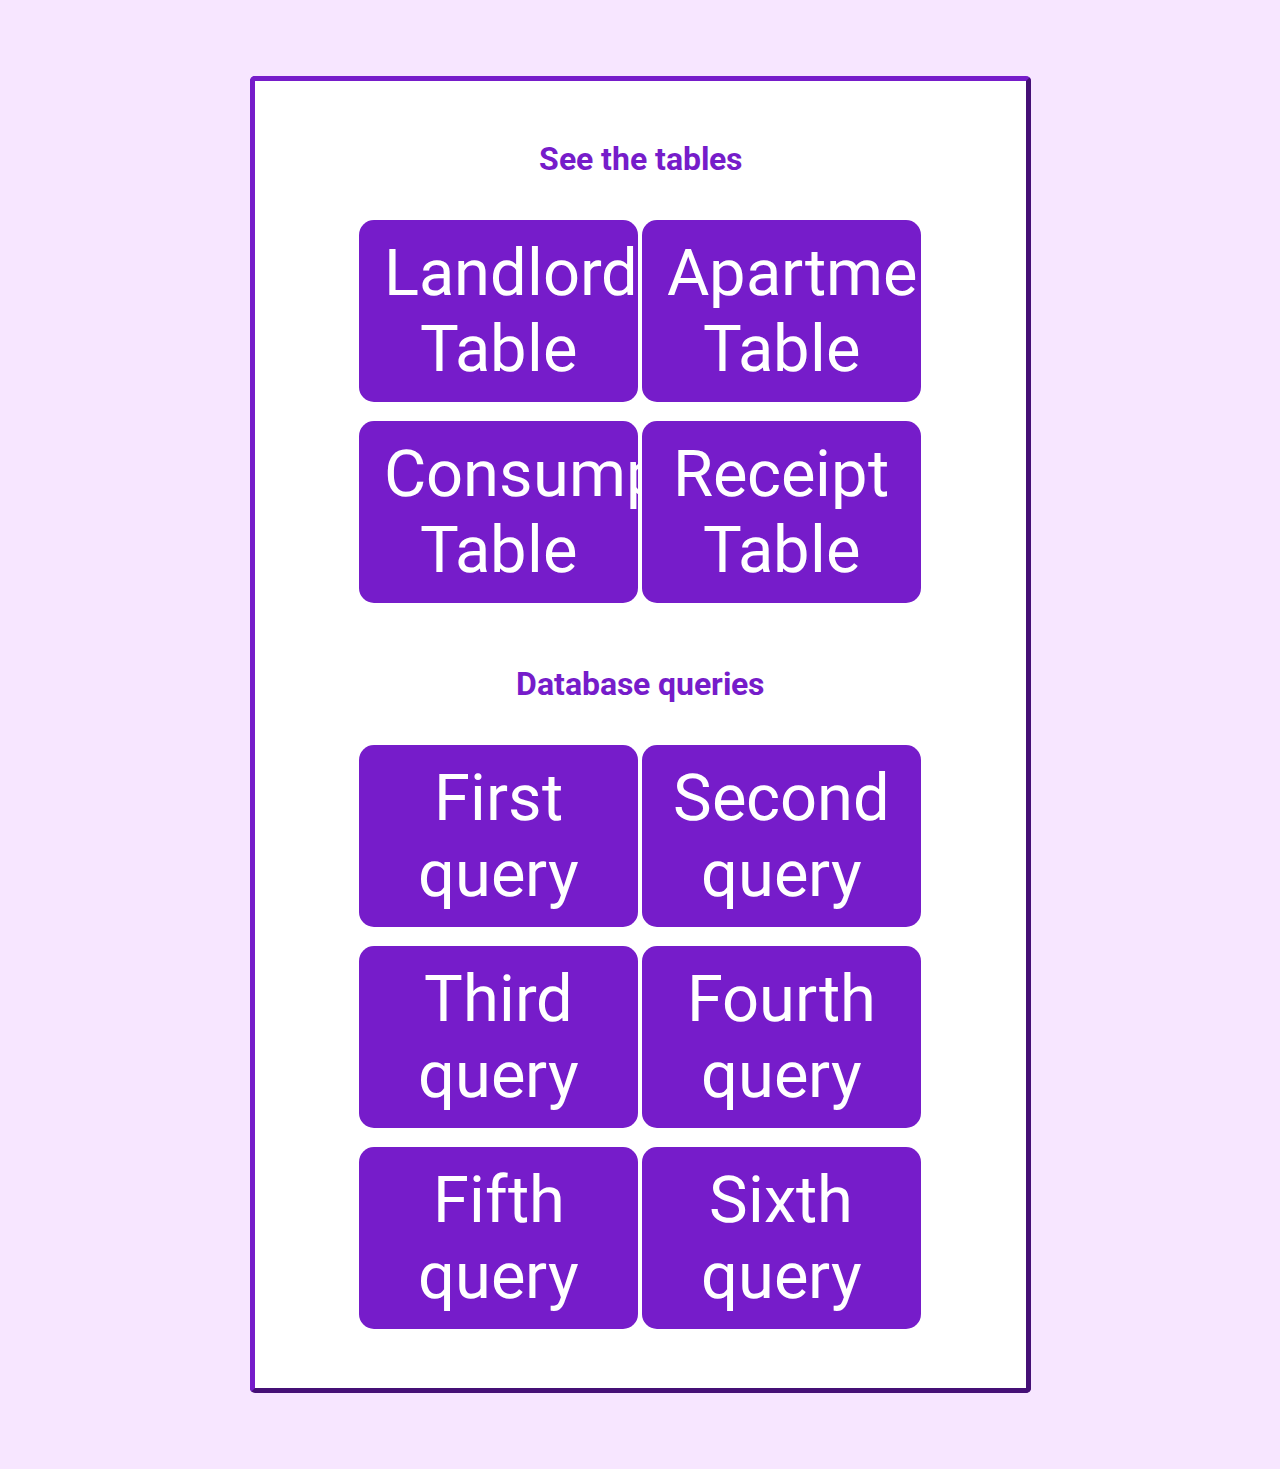
<file: index.html>
<!DOCTYPE html>
<html lang="en">
<head>
    <meta charset="UTF-8">
    <link rel="stylesheet" href="style.css">
    <link rel="icon" type="image/x-icon" href="https://cdn3.iconfinder.com/data/icons/elastic-search-line/128/Elastic_Search_-_Line-05-512.png">
    <title>Database project</title>
</head>
<body>
<div class="MainPage">
    <h1>See the tables</h1>

    <div class="Content">
        <a href="tables/landlord_table.php" class="query-button">Landlord Table</a>
        <a href="tables/apartment_table.php" class="query-button">Apartment Table</a>
        <br> <br>
        <a href="tables/consumption_table.php" class="query-button">Consumption Table</a>
        <a href="tables/receipt_table.php" class="query-button">Receipt Table</a>
        <br> <br>
    </div>

    <h1>Database queries</h1>

    <div class="Content">
        <a href="forms/first_query_form.html" class="query-button">First query</a>
        <a href="forms/second_query_form.html" class="query-button">Second query</a>
        <br> <br>
        <a href="forms/third_query_form.html" class="query-button">Third query</a>
        <a href="queries/fourth_query.php" class="query-button">Fourth query</a>
        <br> <br>
        <a href="forms/fifth_query_form.html" class="query-button">Fifth query</a>
        <a href="forms/sixth_query_form.html" class="query-button">Sixth query</a>
    </div>
</div>
</body>
</html>
</file>
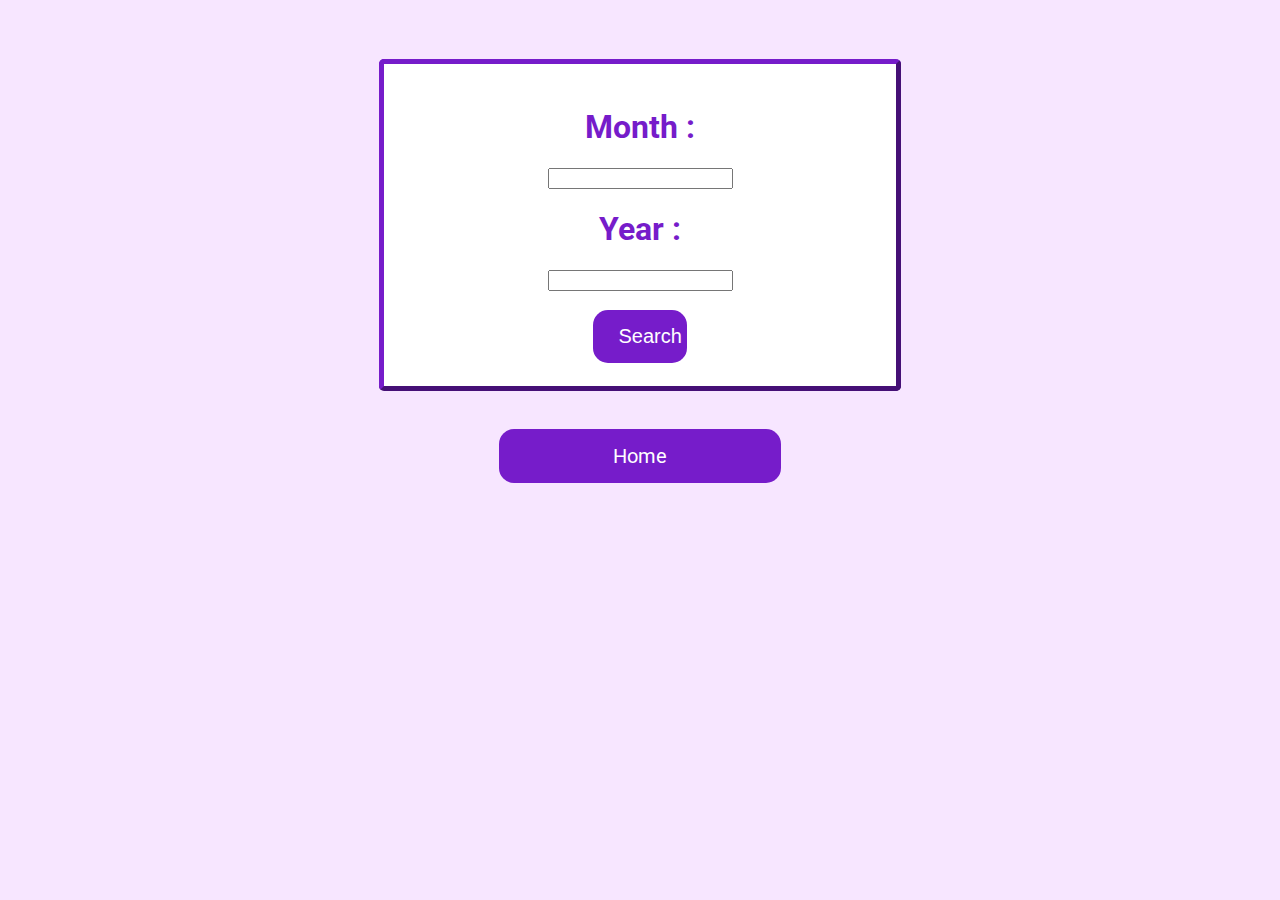
<file: forms/fifth_query_form.html>
<!DOCTYPE html>
<html lang="en">
<head>
    <meta charset="UTF-8">
    <link rel="stylesheet" href="../style.css">
    <link rel="icon" type="image/x-icon" href="https://cdn3.iconfinder.com/data/icons/elastic-search-line/128/Elastic_Search_-_Line-05-512.png">
    <title>Fifth query</title>
</head>
<body>
<div class="Page">
    <div class="Form">
        <form method="post" action="../queries/fifth_query.php?go" id="searcher">
            <h1>Month :</h1>
            <input type="text" name="month">

            <h1>Year :</h1>
            <input type="text" name="year">

            <br> <br>

            <input type="submit" class="button" name="submit" value="Search">
        </form>
    </div>

    <br> <br>

    <a href="../index.html" class="button">Home</a>
</div>
</body>
</html>
</file>
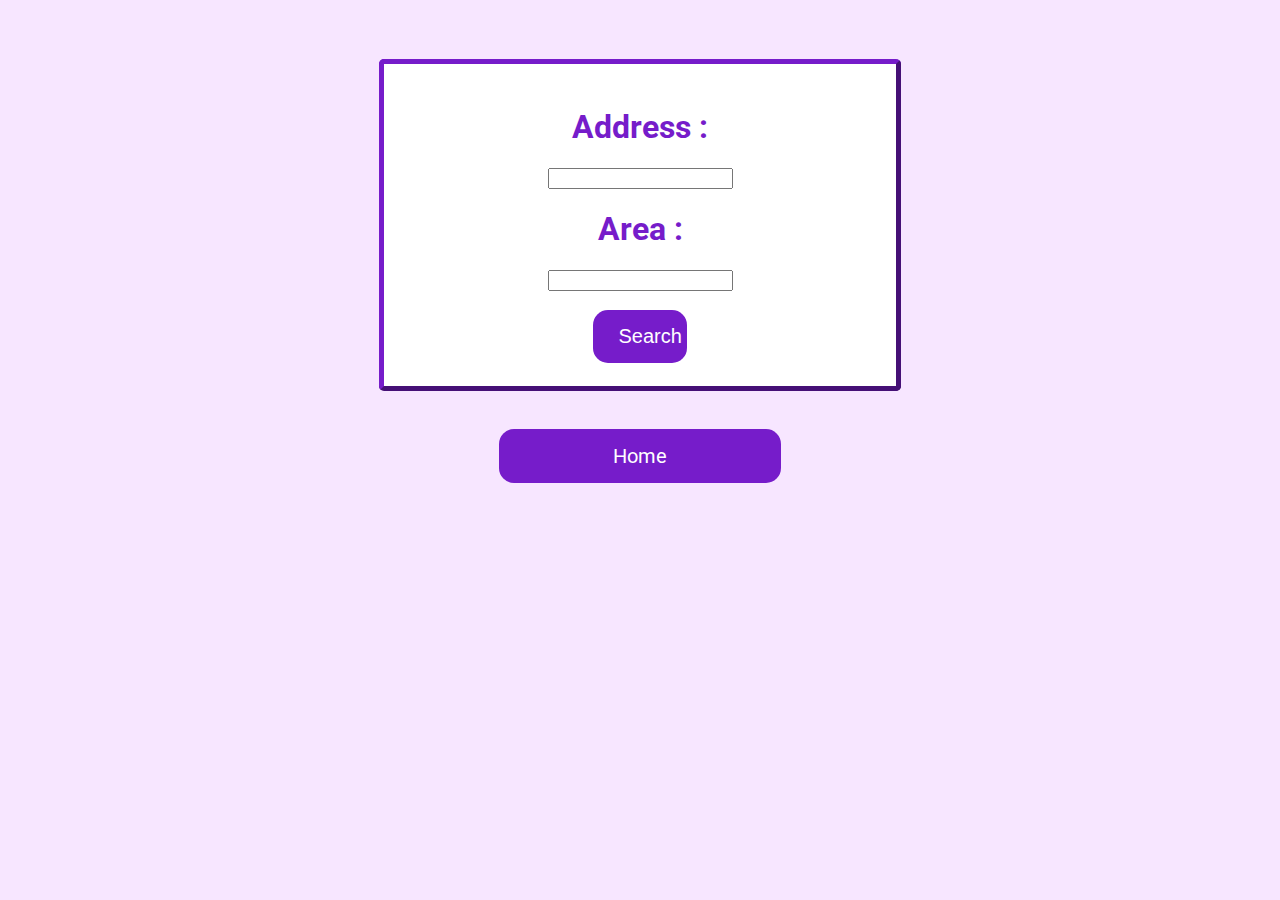
<file: forms/first_query_form.html>
<!DOCTYPE html>
<html lang="en">
<head>
    <meta charset="UTF-8">
    <link rel="stylesheet" href="../style.css">
    <link rel="icon" type="image/x-icon" href="https://cdn3.iconfinder.com/data/icons/elastic-search-line/128/Elastic_Search_-_Line-05-512.png">
    <title>First query</title>
</head>
<body>
<div class="Page">
    <div class="Form">
        <form method="post" action="../queries/first_query.php?go" id="searcher">
            <h1>Address :</h1>
            <input type="text" name="address">

            <h1>Area :</h1>
            <input type="text" name="area">

            <br> <br>

            <input type="submit" class="button" name="submit" value="Search">
        </form>
    </div>

    <br> <br>

    <a href="../index.html" class="button">Home</a>
</div>
</body>
</html>
</file>
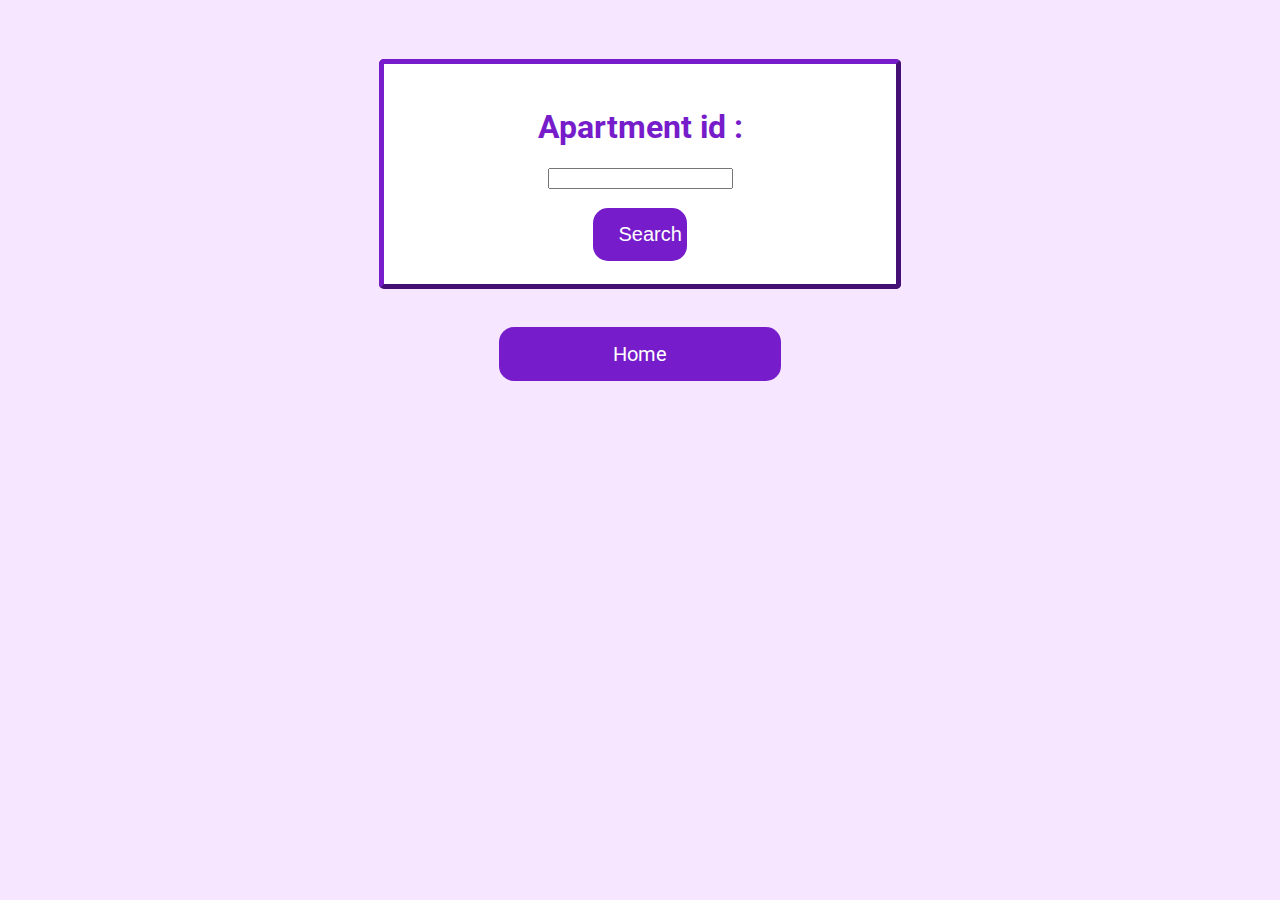
<file: forms/second_query_form.html>
<!DOCTYPE html>
<html lang="en">
<head>
    <meta charset="UTF-8">
    <link rel="stylesheet" href="../style.css">
    <link rel="icon" type="image/x-icon" href="https://cdn3.iconfinder.com/data/icons/elastic-search-line/128/Elastic_Search_-_Line-05-512.png">
    <title>Second query</title>
</head>
<body>
<div class="Page">
    <div class="Form">
        <form method="post" action="../queries/second_query.php?go" id="searcher">
            <h1>Apartment id :</h1>
            <input type="text" name="apartment_id">

            <br> <br>

            <input type="submit" class="button" name="submit" value="Search">
        </form>
    </div>

    <br> <br>

    <a href="../index.html" class="button">Home</a>
</div>
</body>
</html>
</file>
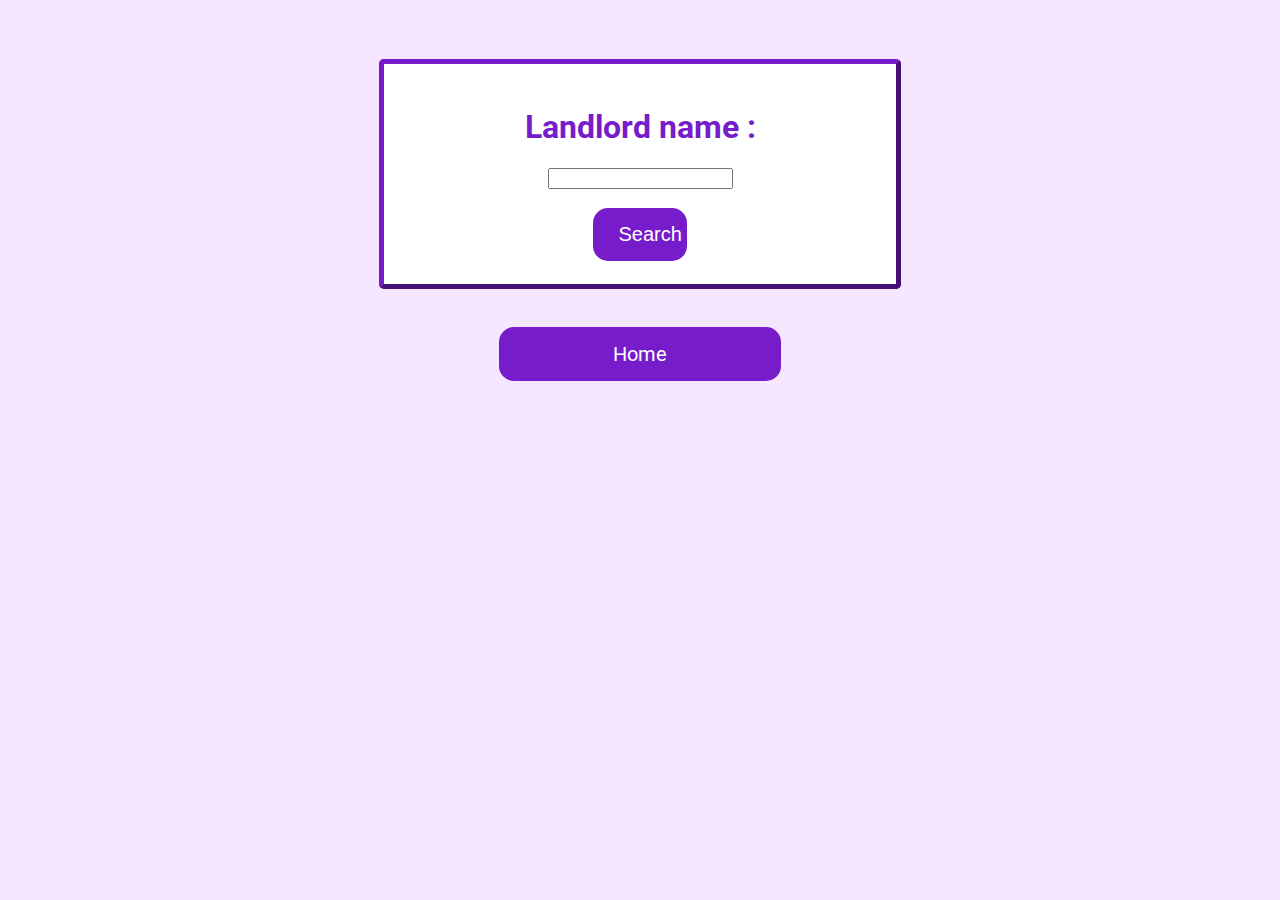
<file: forms/sixth_query_form.html>
<!DOCTYPE html>
<html lang="en">
<head>
    <meta charset="UTF-8">
    <link rel="stylesheet" href="../style.css">
    <link rel="icon" type="image/x-icon" href="https://cdn3.iconfinder.com/data/icons/elastic-search-line/128/Elastic_Search_-_Line-05-512.png">
    <title>Sixth query</title>
</head>
<body>
<div class="Page">
    <div class="Form">
        <form method="post" action="../queries/sixth_query.php?go" id="searcher">
            <h1>Landlord name :</h1>
            <input type="text" name="landlord_name">

            <br> <br>

            <input type="submit" class="button" name="submit" value="Search">
        </form>
    </div>

    <br><br>

    <a href="../index.html" class="button">Home</a>
</div>
</body>
</html>
</file>
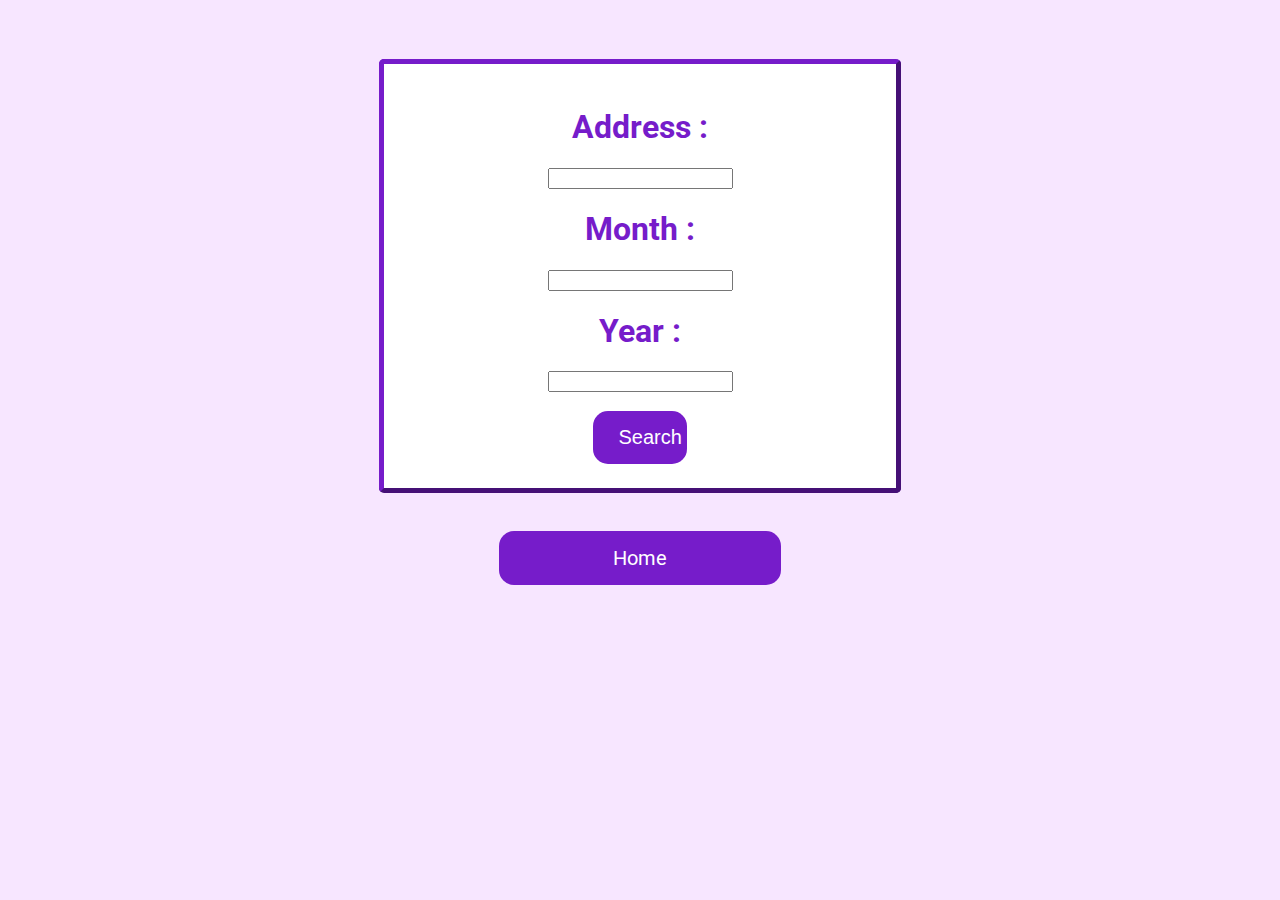
<file: forms/third_query_form.html>
<!DOCTYPE html>
<html lang="en">
<head>
    <meta charset="UTF-8">
    <link rel="stylesheet" href="../style.css">
    <link rel="icon" type="image/x-icon" href="https://cdn3.iconfinder.com/data/icons/elastic-search-line/128/Elastic_Search_-_Line-05-512.png">
    <title>Third query</title>
</head>
<body>
<div class="Page">
    <div class="Form">
        <form method="post" action="../queries/third_query.php?go" id="searcher">
            <h1>Address :</h1>
            <input type="text" name="address">

            <h1>Month :</h1>
            <input type="text" name="month">

            <h1>Year :</h1>
            <input type="text" name="year">

            <br> <br>

            <input type="submit" class="button" name="submit" value="Search">
        </form>
    </div>

    <br><br>

    <a href="../index.html" class="button">Home</a>
</div>
</body>
</html>
</file>
<file: style.css>
@import url('https://fonts.googleapis.com/css2?family=Roboto:wght@300&display=swap');

body {
    background: #f7e6ff url("https://www.printables.se/bilder/printables/etiketter/11_bagtoppervitrandigbg_ljuslila.gif");
}

.Page {
    margin: 0 auto;
    padding: 4%;
    text-align: center;
    color: #761cca;
    font-family: 'Roboto', sans-serif;
}

.MainPage {
    margin: 6% auto;
    padding: 3%;
    text-align: center;
    color: #761cca;
    font-family: 'Roboto', sans-serif;
    border: 5px outset #761cca;
    border-radius: 5px;
    background-color: white;
    width: 55%;
}

.Form {
    margin: 0 auto;
    padding: 2%;
    border: 5px outset #761cca;
    border-radius: 5px;
    background-color: white;
    width: 40%;
}

.Content {
    padding: 3%;
}

.query-button {
    display: inline-block;
    padding: 15px 25px;
    font-size: 20px;
    cursor: pointer;
    text-align: center;
    text-decoration: none;
    outline: none;
    width: 35%;
    color: #fff;
    background-color: #761cca;
    border: none;
    border-radius: 15px;
    transition: all 500ms ease;
}

.query-button:hover {
    background-color: blueviolet;
    transition: all 500ms ease;
}

.query-button:active {
    background-color: #761cca;
    box-shadow: 0 5px #666;
    transform: translateY(4px);
}

.button {
    display: inline-block;
    padding: 15px 25px;
    font-size: 20px;
    cursor: pointer;
    text-align: center;
    text-decoration: none;
    outline: none;
    width: 20%;
    color: #fff;
    background-color: #761cca;
    border: none;
    border-radius: 15px;
    transition: all 500ms ease;
}

.button:hover {
    background-color: blueviolet;
    transition: all 500ms ease;
}

.button:active {
    background-color: #761cca;
    box-shadow: 0 5px #666;
    transform: translateY(4px);
}

table {
    margin: 0 auto;
    border-collapse: collapse;
    width: 80%;
    background: white;
    border: 4px solid #761cca;
}

td, th {
    text-align: center;
    padding: 8px;
}

tr:nth-child(even) {
    background-color: #e6e6e6;
}

th {
    background-color: #761cca;
    color: white;
}


@media only screen and (min-device-width: 280px) and (max-device-width: 1024px) {
    .MainPage {
        width: 85%;
        font-size: 60px;
    }

    .query-button {
        font-size: 60px;
        width: 80%;
        margin-bottom: 4%;
    }

    .button {
        width: 40%;
        font-size: 45px;
    }

    .Form {
        width: 85%;
        font-size: 50px;
    }

    input[type=text] {
        width: 50%;
        height: 50px;
    }

    table {
        width:100%;
        border-spacing: 0;
        table-layout: fixed;
        margin-left: auto;
        margin-right: auto;
    }

    td, th {
        font-size: 30px;
        word-break: break-all;
    }
}

@media only screen and (min-device-width: 1024px) and (max-device-width: 1400px) {
    .query-button {
        font-size: 65px;
    }
}
</file>
